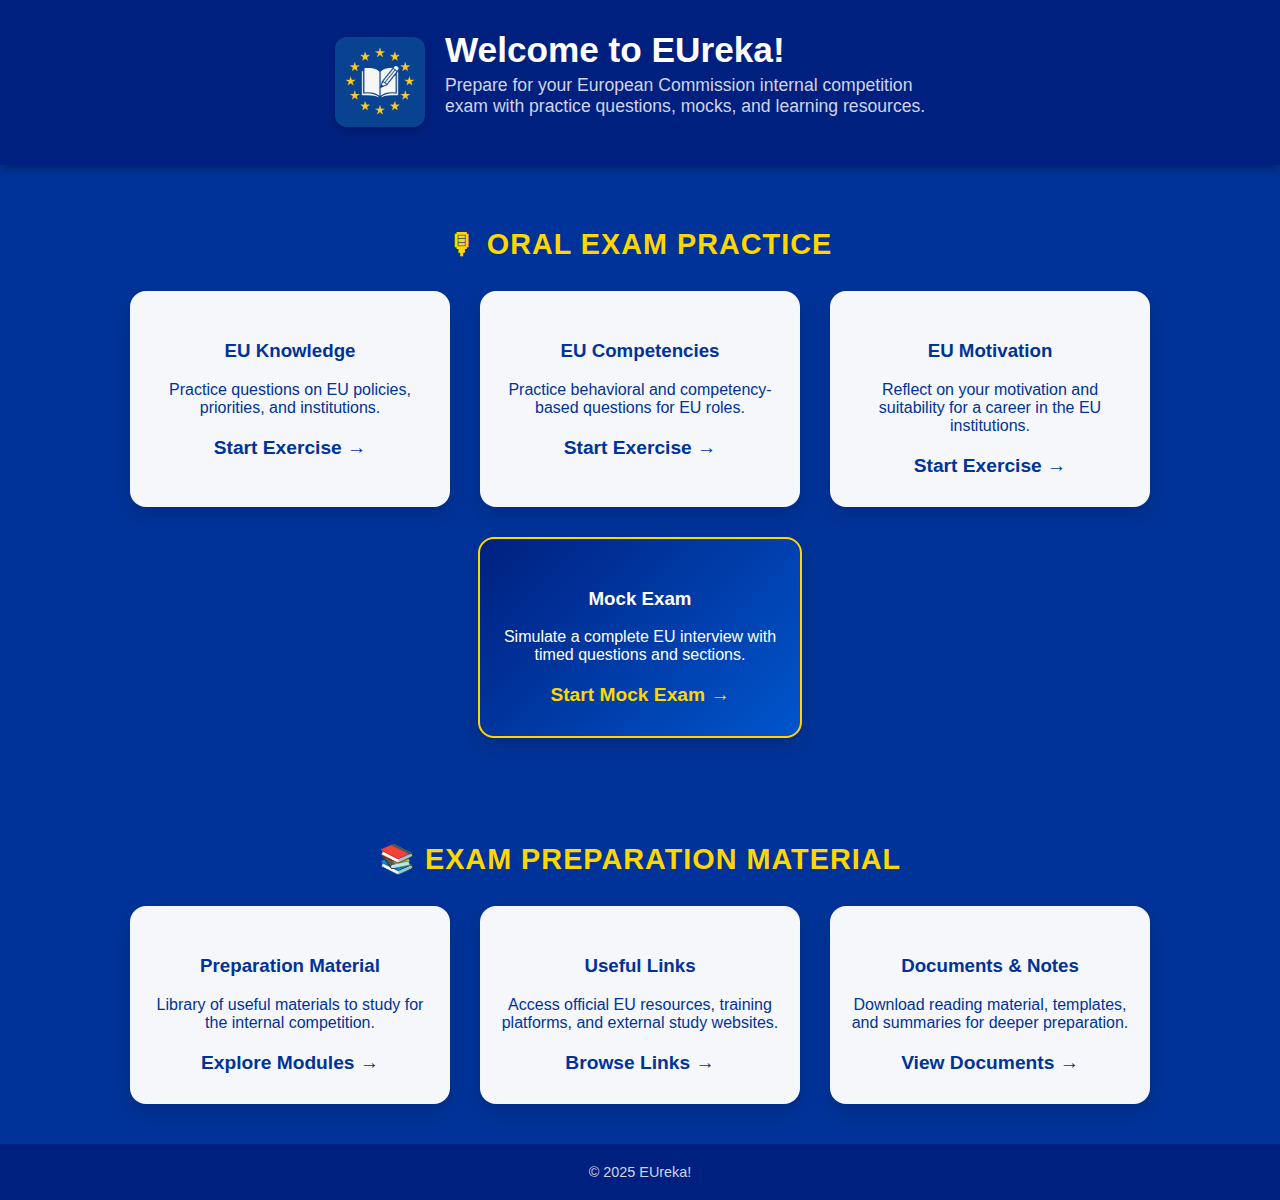
<file: index.html>
<!DOCTYPE html>
<html lang="en">
<head>
  <meta charset="UTF-8" />
  <meta name="viewport" content="width=device-width, initial-scale=1.0" />
  <title>EUreka!</title>

  <!-- Main CSS -->
  <link rel="stylesheet" href="style.css" />

  <!-- Web App Manifest -->
  <link rel="manifest" href="manifest.json" />

  <!-- Favicon & Apple Touch Icon -->
  <link rel="icon" type="image/png" href="eci-icon.png" />
  <link rel="apple-touch-icon" href="eci-icon.png" />

  <meta name="mobile-web-app-capable" content="yes" />

  <style>
    body {
      font-family: Arial, sans-serif;
      background-color: #003399;
      margin: 0;
      padding: 0;
      color: white;
    }

    header {
      background-color: #002080;
      padding: 30px 20px;
      display: flex;
      flex-direction: row;
      justify-content: center;
      align-items: center;
      gap: 20px;
      flex-wrap: wrap;
      box-shadow: 0 4px 10px rgba(0,0,0,0.3);
      text-align: center;
    }

    header .logo {
      width: 90px;
      height: auto;
      border-radius: 12px;
      box-shadow: 0 4px 10px rgba(0,0,0,0.2);
    }

    header .text {
      max-width: 500px;
      text-align: left;
    }

    header h1 {
      margin: 0;
      font-size: 2.2em;
      font-weight: bold;
    }

    header p {
      margin-top: 5px;
      font-size: 1.1em;
      color: #d0d4e8;
    }

    section {
      padding: 40px 20px;
      text-align: center;
    }

    section h2 {
      color: #ffd700;
      font-size: 1.8em;
      margin-bottom: 30px;
      text-transform: uppercase;
      letter-spacing: 1px;
    }

    .card-container {
      display: flex;
      flex-wrap: wrap;
      justify-content: center;
      gap: 30px;
    }

    .card {
      background-color: #f5f7fa;
      color: #003399;
      border-radius: 16px;
      box-shadow: 0 8px 20px rgba(0,0,0,0.15);
      width: 280px;
      text-align: center;
      padding: 30px 20px;
      transition: transform 0.3s, box-shadow 0.3s;
    }

    .card a {
      text-decoration: none;
      color: inherit;
      font-size: 1.2em;
      font-weight: bold;
      display: block;
      margin-top: 20px;
    }

    .card:hover {
      transform: translateY(-5px);
      box-shadow: 0 12px 25px rgba(0,0,0,0.25);
    }

    .mock-card {
      background: linear-gradient(135deg, #002080, #0055cc);
      color: white;
      border: 2px solid #ffd700;
    }

    .mock-card a {
      color: #ffd700;
    }

    .mock-card:hover {
      box-shadow: 0 12px 25px rgba(255, 215, 0, 0.3);
    }

    footer {
      text-align: center;
      padding: 20px;
      background-color: #002080;
      color: #d0d4e8;
      font-size: 0.9em;
    }
  </style>
</head>

<body>
  <header>
    <img src="eci-icon.png" alt="EUreka Logo" class="logo" />
    <div class="text">
      <h1>Welcome to EUreka!</h1>
      <p>Prepare for your European Commission internal competition exam with practice questions, mocks, and learning resources.</p>
    </div>
  </header>

  <!-- Section 1: Oral Exam Practice -->
  <section id="oral-exam">
    <h2>🎙 Oral Exam Practice</h2>
    <div class="card-container">
      <div class="card">
        <h3>EU Knowledge</h3>
        <p>Practice questions on EU policies, priorities, and institutions.</p>
        <a href="EUknowledge.html">Start Exercise →</a>
      </div>

      <div class="card">
        <h3>EU Competencies</h3>
        <p>Practice behavioral and competency-based questions for EU roles.</p>
        <a href="CBQ.html">Start Exercise →</a>
      </div>

      <div class="card">
        <h3>EU Motivation</h3>
        <p>Reflect on your motivation and suitability for a career in the EU institutions.</p>
        <a href="EUmotivation.html">Start Exercise →</a>
      </div>

      <div class="card mock-card">
        <h3>Mock Exam</h3>
        <p>Simulate a complete EU interview with timed questions and sections.</p>
        <a href="Mockexam.html">Start Mock Exam →</a>
      </div>
    </div>
  </section>

  <!-- Section 2: Exam Preparation Material -->
  <section id="exam-prep">
    <h2>📚 Exam Preparation Material</h2>
    <div class="card-container">
      <div class="card">
        <h3>Preparation Material</h3>
        <p>Library of useful materials to study for the internal competition.</p>
        <a href="Preparation.html">Explore Modules →</a>
      </div>

      <div class="card">
        <h3>Useful Links</h3>
        <p>Access official EU resources, training platforms, and external study websites.</p>
        <a href="UsefulLinks.html">Browse Links →</a>
      </div>

      <div class="card">
        <h3>Documents & Notes</h3>
        <p>Download reading material, templates, and summaries for deeper preparation.</p>
        <a href="Documents.html">View Documents →</a>
      </div>
    </div>
  </section>

  <footer>
    &copy; 2025 EUreka!
  </footer>
</body>
</html>
</file>
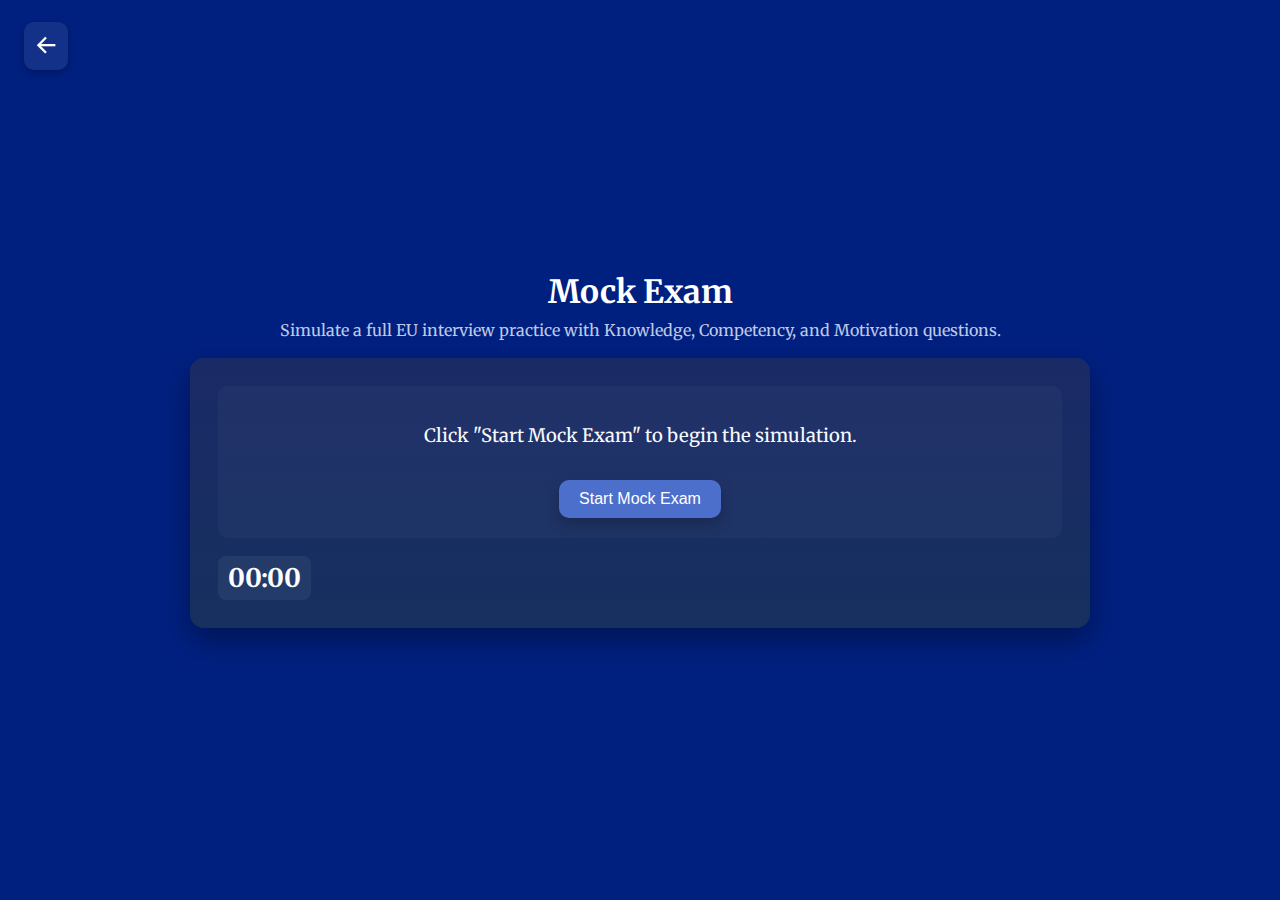
<file: Mockexam.html>
<!DOCTYPE html>
<html lang="en">
<head>
  <meta charset="UTF-8">
  <meta name="viewport" content="width=device-width, initial-scale=1.0">
  <title>Mock Exam</title>

  <!-- Shared global styles (back arrow, fonts) -->
  <link rel="stylesheet" href="EUreka-base.css">

  <!-- Module-specific styles -->
  <link rel="stylesheet" href="Mockexam.css">
</head>
<body>
  <!-- Back arrow -->
  <a href="index.html" class="back-arrow" title="Back to homepage">←</a>

  <div class="container">
    <header class="page-header">
      <h1>Mock Exam</h1>
      <p>Simulate a full EU interview practice with Knowledge, Competency, and Motivation questions.</p>
    </header>

    <main class="card">
      <div id="content">
        <p>Click "Start Mock Exam" to begin the simulation.</p>
        <div class="controls">
          <button id="startBtn">Start Mock Exam</button>
        </div>
      </div>

      <div class="status">
        <span id="timer">00:00</span>
      </div>
    </main>
  </div>

  <!-- Mock Exam JS -->
  <script src="Mockexam.js"></script>
</body>
</html>
</file>
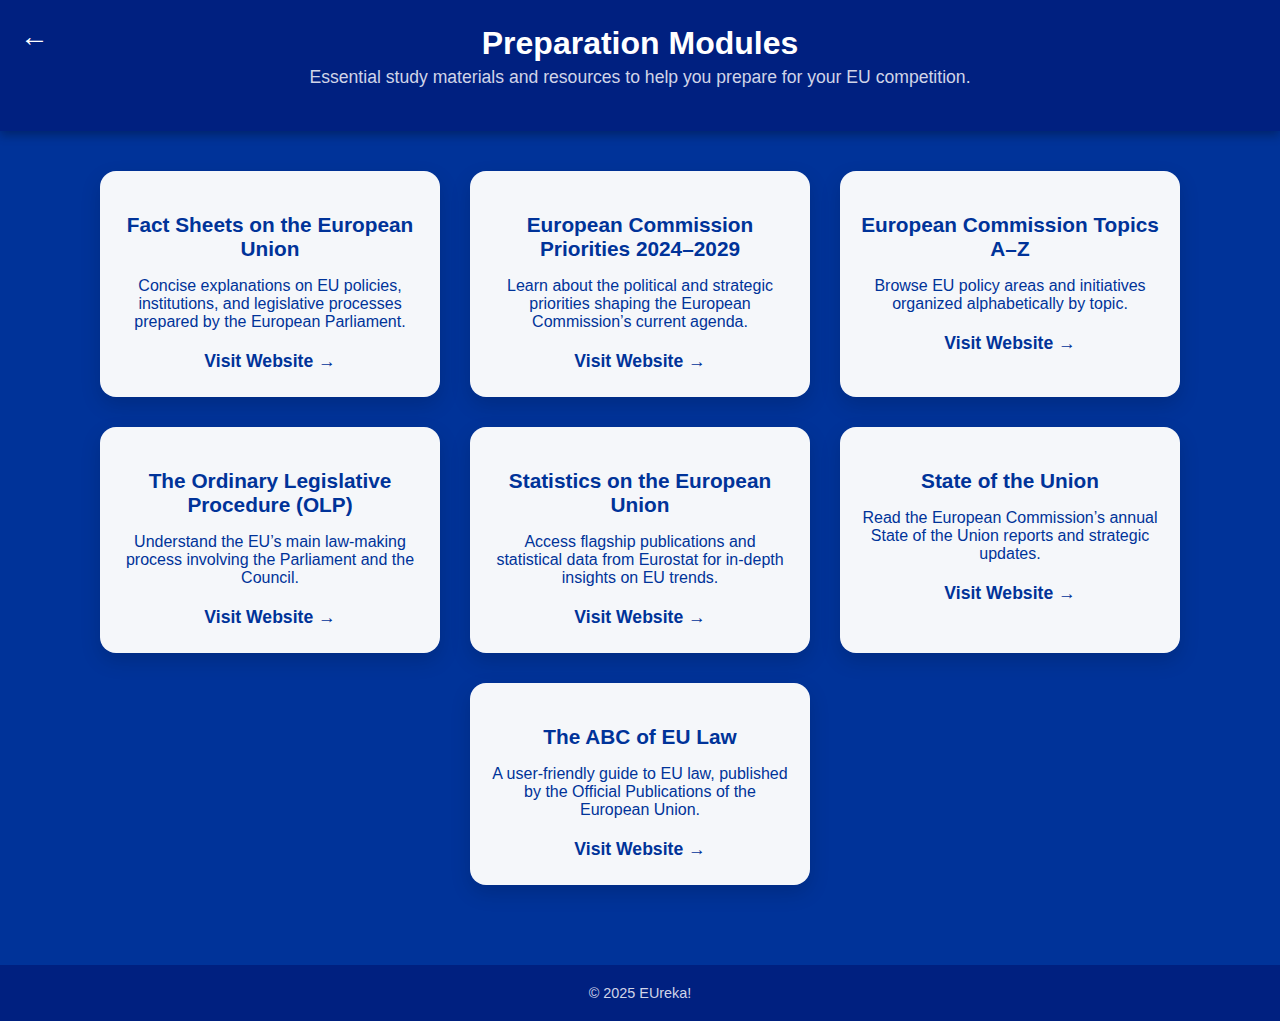
<file: Preparation.html>
<!DOCTYPE html>
<html lang="en">
<head>
  <meta charset="UTF-8" />
  <meta name="viewport" content="width=device-width, initial-scale=1.0" />
  <title>Preparation Modules | EUreka!</title>

  <link rel="icon" type="image/png" href="eci-icon.png" />
  <link rel="stylesheet" href="style.css" />

  <style>
    body {
      font-family: Arial, sans-serif;
      background-color: #003399;
      margin: 0;
      padding: 0;
      color: white;
    }

    header {
      background-color: #002080;
      padding: 25px 20px;
      text-align: center;
      box-shadow: 0 4px 10px rgba(0,0,0,0.3);
    }

    header h1 {
      margin: 0;
      font-size: 2em;
      color: white; /* Preparation Modules title in white */
    }

    header p {
      color: #d0d4e8;
      font-size: 1.1em;
      margin-top: 5px;
    }

    .back-arrow {
      position: absolute;
      top: 20px;
      left: 20px;
      font-size: 1.8em;
      color: white; /* Back arrow in white */
      text-decoration: none;
    }

    main {
      padding: 40px 20px;
      display: flex;
      flex-wrap: wrap;
      justify-content: center;
      gap: 30px;
    }

    .module-card {
      background-color: #f5f7fa;
      color: #003399;
      border-radius: 16px;
      width: 300px;
      padding: 25px 20px;
      box-shadow: 0 8px 20px rgba(0,0,0,0.15);
      transition: transform 0.3s, box-shadow 0.3s;
      text-align: center;
    }

    .module-card:hover {
      transform: translateY(-5px);
      box-shadow: 0 12px 25px rgba(0,0,0,0.25);
    }

    .module-card h2 {
      font-size: 1.3em;
      margin-bottom: 15px;
    }

    .module-card p {
      font-size: 1em;
      margin-bottom: 20px;
    }

    .module-card a {
      text-decoration: none;
      color: #003399; /* Visit Website link in blue */
      font-weight: bold;
      font-size: 1.1em;
    }

    .module-card a:hover {
      text-decoration: underline;
    }

    footer {
      text-align: center;
      padding: 20px;
      background-color: #002080;
      color: #d0d4e8;
      font-size: 0.9em;
      margin-top: 40px;
    }
  </style>
</head>

<body>
  <a href="index.html" class="back-arrow" title="Back to homepage">←</a>

  <header>
    <h1>Preparation Modules</h1>
    <p>Essential study materials and resources to help you prepare for your EU competition.</p>
  </header>

  <main>
    <div class="module-card">
      <h2>Fact Sheets on the European Union</h2>
      <p>Concise explanations on EU policies, institutions, and legislative processes prepared by the European Parliament.</p>
      <a href="https://www.europarl.europa.eu/factsheets/en/home" target="_blank">Visit Website →</a>
    </div>

    <div class="module-card">
      <h2>European Commission Priorities 2024–2029</h2>
      <p>Learn about the political and strategic priorities shaping the European Commission’s current agenda.</p>
      <a href="https://commission.europa.eu/priorities-2024-2029_en" target="_blank">Visit Website →</a>
    </div>

    <div class="module-card">
      <h2>European Commission Topics A–Z</h2>
      <p>Browse EU policy areas and initiatives organized alphabetically by topic.</p>
      <a href="https://commission.europa.eu/topics_en" target="_blank">Visit Website →</a>
    </div>

    <div class="module-card">
      <h2>The Ordinary Legislative Procedure (OLP)</h2>
      <p>Understand the EU’s main law-making process involving the Parliament and the Council.</p>
      <a href="https://www.consilium.europa.eu/en/council-eu/decision-making/ordinary-legislative-procedure/" target="_blank">Visit Website →</a>
    </div>

    <div class="module-card">
      <h2>Statistics on the European Union</h2>
      <p>Access flagship publications and statistical data from Eurostat for in-depth insights on EU trends.</p>
      <a href="https://ec.europa.eu/eurostat/publications/flagship-publications" target="_blank">Visit Website →</a>
    </div>

    <div class="module-card">
      <h2>State of the Union</h2>
      <p>Read the European Commission’s annual State of the Union reports and strategic updates.</p>
      <a href="https://commission.europa.eu/strategy-and-policy/state-union_en" target="_blank">Visit Website →</a>
    </div>

    <div class="module-card">
      <h2>The ABC of EU Law</h2>
      <p>A user-friendly guide to EU law, published by the Official Publications of the European Union.</p>
      <a href="https://op.europa.eu/en/publication-detail/-/publication/2c30cce5-3660-11ee-bbbf-01aa75ed71a1" target="_blank">Visit Website →</a>
    </div>
  </main>

  <footer>
    &copy; 2025 EUreka!
  </footer>
</body>
</html>
</file>
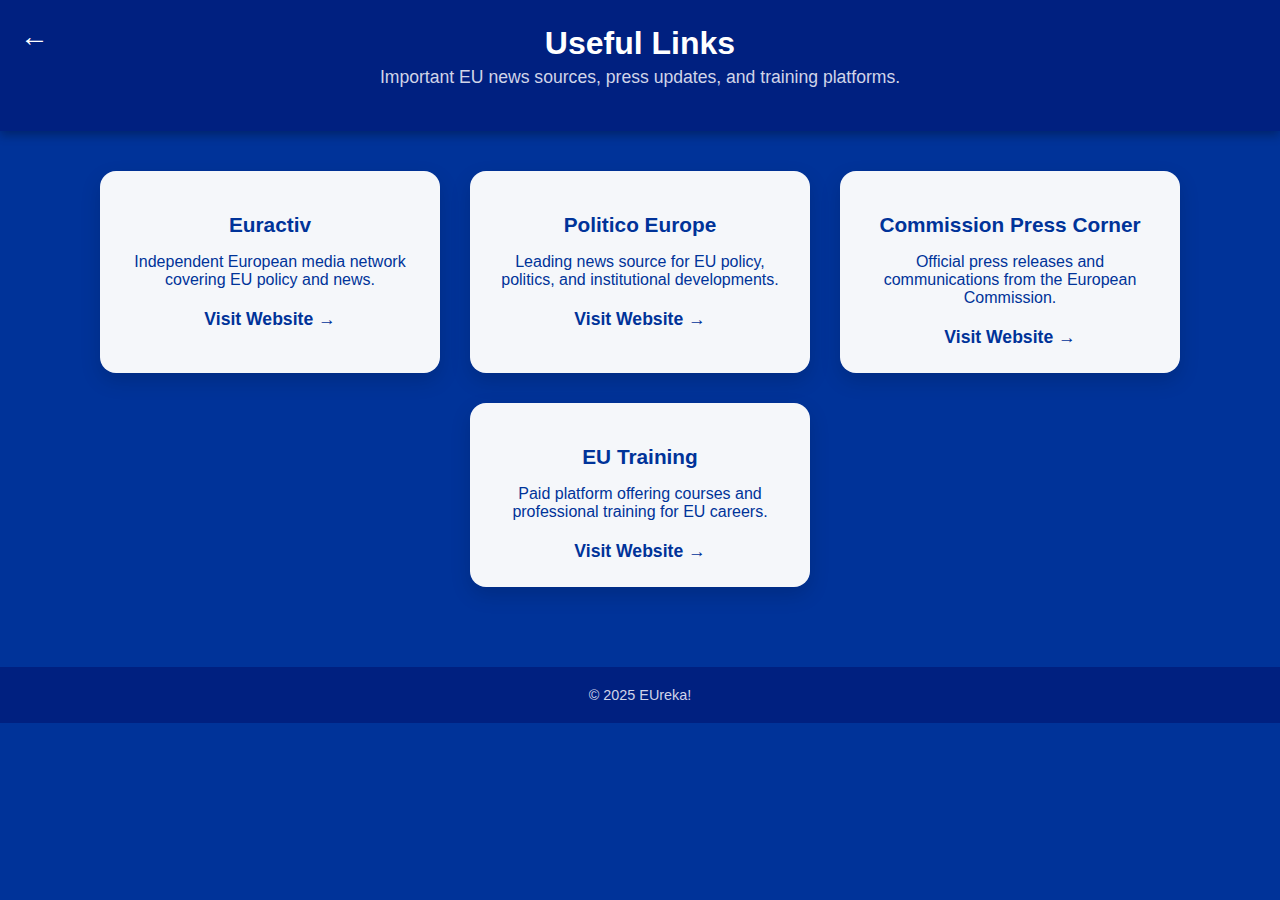
<file: UsefulLinks.html>
<!DOCTYPE html>
<html lang="en">
<head>
  <meta charset="UTF-8" />
  <meta name="viewport" content="width=device-width, initial-scale=1.0" />
  <title>Useful Links | EUreka!</title>

  <link rel="icon" type="image/png" href="eci-icon.png" />
  <link rel="stylesheet" href="style.css" />

  <style>
    body {
      font-family: Arial, sans-serif;
      background-color: #003399;
      margin: 0;
      padding: 0;
      color: white;
    }

    header {
      background-color: #002080;
      padding: 25px 20px;
      text-align: center;
      box-shadow: 0 4px 10px rgba(0,0,0,0.3);
    }

    header h1 {
      margin: 0;
      font-size: 2em;
      color: white; /* Title in white */
    }

    header p {
      color: #d0d4e8;
      font-size: 1.1em;
      margin-top: 5px;
    }

    .back-arrow {
      position: absolute;
      top: 20px;
      left: 20px;
      font-size: 1.8em;
      color: white; /* Back arrow in white */
      text-decoration: none;
    }

    main {
      padding: 40px 20px;
      display: flex;
      flex-wrap: wrap;
      justify-content: center;
      gap: 30px;
    }

    .module-card {
      background-color: #f5f7fa;
      color: #003399;
      border-radius: 16px;
      width: 300px;
      padding: 25px 20px;
      box-shadow: 0 8px 20px rgba(0,0,0,0.15);
      transition: transform 0.3s, box-shadow 0.3s;
      text-align: center;
    }

    .module-card:hover {
      transform: translateY(-5px);
      box-shadow: 0 12px 25px rgba(0,0,0,0.25);
    }

    .module-card h2 {
      font-size: 1.3em;
      margin-bottom: 15px;
    }

    .module-card p {
      font-size: 1em;
      margin-bottom: 20px;
    }

    .module-card a {
      text-decoration: none;
      color: #003399; /* Visit Website link in blue */
      font-weight: bold;
      font-size: 1.1em;
    }

    .module-card a:hover {
      text-decoration: underline;
    }

    footer {
      text-align: center;
      padding: 20px;
      background-color: #002080;
      color: #d0d4e8;
      font-size: 0.9em;
      margin-top: 40px;
    }
  </style>
</head>

<body>
  <a href="index.html" class="back-arrow" title="Back to homepage">←</a>

  <header>
    <h1>Useful Links</h1>
    <p>Important EU news sources, press updates, and training platforms.</p>
  </header>

  <main>
    <div class="module-card">
      <h2>Euractiv</h2>
      <p>Independent European media network covering EU policy and news.</p>
      <a href="https://www.euractiv.com/" target="_blank">Visit Website →</a>
    </div>

    <div class="module-card">
      <h2>Politico Europe</h2>
      <p>Leading news source for EU policy, politics, and institutional developments.</p>
      <a href="https://www.politico.eu/" target="_blank">Visit Website →</a>
    </div>

    <div class="module-card">
      <h2>Commission Press Corner</h2>
      <p>Official press releases and communications from the European Commission.</p>
      <a href="https://ec.europa.eu/commission/presscorner/home/en" target="_blank">Visit Website →</a>
    </div>

    <div class="module-card">
      <h2>EU Training</h2>
      <p>Paid platform offering courses and professional training for EU careers.</p>
      <a href="https://eutraining.eu/" target="_blank">Visit Website →</a>
    </div>
  </main>

  <footer>
    &copy; 2025 EUreka!
  </footer>
</body>
</html>
</file>
<file: style.css>
body {
  margin: 0;
  font-family: 'Arial', sans-serif;
  background-color: #f5f7fa;
  color: #003399;
}

header {
  background-color: #003399;
  padding: 15px;
}

.menu {
  list-style: none;
  display: flex;
  gap: 20px;
  margin: 0;
  padding: 0;
}

.menu li {
  position: relative;
}

.menu a {
  text-decoration: none;
  color: white;
  font-weight: bold;
  padding: 5px 10px;
  display: block;
}

.menu a:hover {
  background-color: #4455aa;
  border-radius: 5px;
}

.dropdown-menu {
  display: none;
  position: absolute;
  top: 100%;
  left: 0;
  background-color: #003399;
  list-style: none;
  padding: 0;
  margin: 0;
  border-radius: 5px;
  min-width: 150px;
}

.dropdown-menu li a {
  padding: 10px;
}

.dropdown:hover .dropdown-menu {
  display: block;
}

main {
  text-align: center;
  padding: 50px 20px;
}

h1 {
  font-size: 2.5rem;
  margin-bottom: 20px;
}
</file>
<file: EUreka-base.css>
/* Global back arrow styling */
.back-arrow {
  position: fixed;
  top: 22px;
  left: 24px;
  font-size: 1.8rem;
  color: #ffffff;
  text-decoration: none;
  background: rgba(255, 255, 255, 0.08);
  padding: 6px 12px;
  border-radius: 10px;
  box-shadow: 0 3px 8px rgba(0, 0, 0, 0.25);
  transition: background 0.2s ease, transform 0.15s ease;
  z-index: 1000;
}

.back-arrow:hover {
  background: rgba(255, 255, 255, 0.18);
  transform: translateY(-2px);
}
</file>
<file: Mockexam.css>
@import url('https://fonts.googleapis.com/css2?family=Merriweather:wght@400;700&display=swap');

:root{
  --bg: #002080;
  --panel: #f5f7fa;
  --card-bg: #1a2a66;
  --accent: #4d6fcc;
  --text-light: #f5f5f5;
  --muted: #bfc8e6;
}

* { box-sizing: border-box; }

body {
  margin:0;
  min-height:100vh;
  display:flex;
  align-items:center;
  justify-content:center;
  background: var(--bg);
  font-family: 'Merriweather', serif;
  color: var(--text-light);
  padding: 20px;
}

.container{
  width:100%;
  max-width:900px;
}

.page-header {
  text-align:center;
  margin-bottom:18px;
}

.page-header h1{
  margin:0;
  font-size:2rem;
  color:#fff;
}

.page-header p{
  margin-top:8px;
  color: var(--muted);
}

/* main card */
.card{
  background: linear-gradient(180deg, #1a2a66 0%, #16305f 100%);
  border-radius:14px;
  padding:28px;
  box-shadow: 0 12px 30px rgba(0,0,0,0.35);
  color: #eef3ff;
  display:flex;
  flex-direction:column;
  gap:18px;
}

/* content/questions area */
#content{
  min-height:120px;
  display:flex;
  align-items:center;
  justify-content:center;
  flex-direction: column;
  gap:15px;
  padding:20px;
  background: rgba(255,255,255,0.03);
  border-radius:10px;
  text-align:center;
  font-size:1.15rem;
  color: #f8fbff;
  transition: opacity .28s ease, transform .28s ease;
}

#content.fade{
  opacity:0;
  transform: translateY(6px);
}

/* buttons layout */
.controls{
  display:flex;
  gap:12px;
  justify-content:center;
  flex-wrap:wrap;
}

button{
  background: var(--accent);
  color:#fff;
  border:none;
  padding:10px 20px;
  border-radius:10px;
  font-size:1rem;
  cursor:pointer;
  box-shadow: 0 6px 14px rgba(0,0,0,0.22);
  transition: transform .15s ease, background .15s ease;
}

button:hover{
  transform: translateY(-3px);
  background:#637fd6;
}

/* status row (counter + timer) */
.status{
  display:flex;
  justify-content:space-between;
  align-items:center;
  gap:12px;
  font-weight:700;
  color:#dfe8ff;
}

#timer{
  font-size:1.6rem;
  background: rgba(255,255,255,0.06);
  padding:6px 10px;
  border-radius:8px;
  color:#ffffff;
  min-width:80px;
  text-align:center;
}

/* responsive */
@media (max-width:520px){
  #content{ font-size:1rem; min-height:110px; padding:16px; }
  button{ padding:8px 16px; font-size:0.95rem; }
  #timer{ font-size:1.4rem; }
}
</file>
